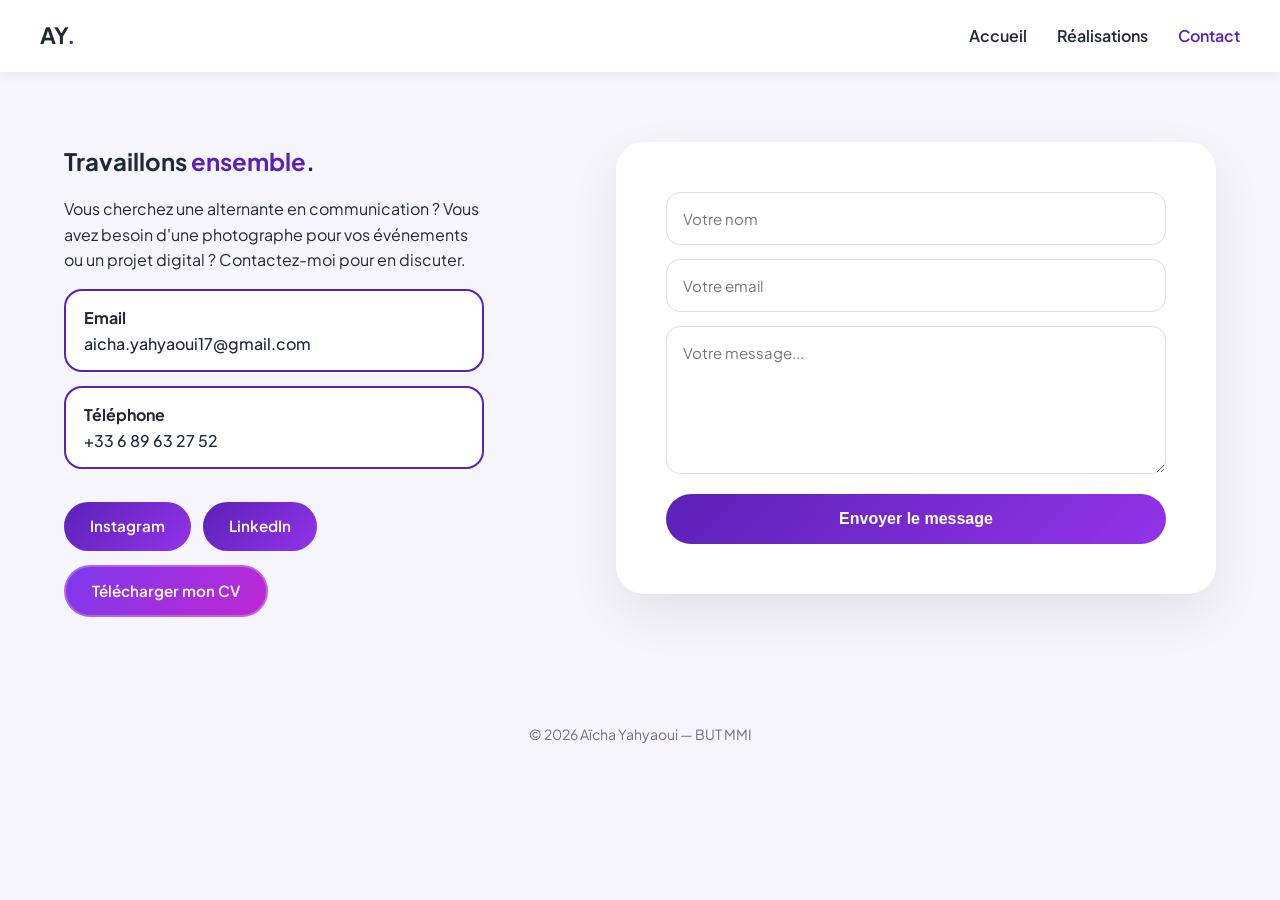
<file: contact.html>
<!DOCTYPE html>
<html lang="fr">

<head>
    <meta charset="UTF-8">
    <meta name="viewport" content="width=device-width, initial-scale=1.0">
    <title>Contact | Aïcha Yahyaoui</title>
    <link rel="stylesheet" href="style.css">
    <link href="https://fonts.googleapis.com/css2?family=Plus+Jakarta+Sans:wght@400;600;700&display=swap" rel="stylesheet">
</head>

<body>

    <!-- NAVBAR -->
    <nav class="navbar">
        <div class="logo">AY<span>.</span></div>

        <button class="burger" id="burger" aria-label="Menu">
            <span></span>
            <span></span>
            <span></span>
        </button>

        <ul class="nav-links" id="nav-links">
            <li><a href="index.html">Accueil</a></li>
            <li><a href="realisations.html">Réalisations</a></li>
            <li><a href="contact.html" class="active">Contact</a></li>
        </ul>
    </nav>

    <!-- SECTION CONTACT -->
    <section class="contact-section">

        <!-- GAUCHE -->
        <div class="contact-left">

            <h1>Travaillons <span style="color:var(--primary)">ensemble</span>.</h1>

            <p style="margin: 16px 0;">
                Vous cherchez une alternante en communication ?
                Vous avez besoin d'une photographe pour vos événements ou un projet digital ?
                Contactez-moi pour en discuter.
            </p>

            <div class="contact-card">
                <strong>Email</strong><br>
                <a href="mailto:aicha.yahyaoui17@gmail.com">aicha.yahyaoui17@gmail.com</a>
            </div>

            <div class="contact-card">
                <strong>Téléphone</strong><br>
                <a href="tel:+33789632752">+33 6 89 63 27 52 </a>
            </div>

            <div class="social-links" style="display:flex; gap:12px; flex-wrap:wrap; margin-top:18px;">
                <a href="https://www.instagram.com/adz.shoot/" target="_blank" class="social-btn">Instagram</a>
                <a href="https://www.linkedin.com/in/a%C3%AFcha-yahyaoui-4b7157336/" target="_blank" class="social-btn">LinkedIn</a>
            </div>

            <a href="CV- YAHYAOUI AICHA.pdf" download class="cv-btn" style="margin-top:14px;">
                Télécharger mon CV
            </a>

        </div>

        <!-- DROITE FORMULAIRE -->
        <div class="contact-right">

            <form action="https://formspree.io/f/mqedpgrb" method="POST">
                <input type="text" name="name" placeholder="Votre nom" required>
                <input type="email" name="email" placeholder="Votre email" required>
                <textarea name="message" rows="6" placeholder="Votre message..." required></textarea>
                <button type="submit">Envoyer le message</button>
            </form>

        </div>

    </section>

    <!-- FOOTER -->
    <footer>
        © 2026 Aïcha Yahyaoui — BUT MMI
    </footer>

    <script>
        const burger = document.getElementById('burger');
        const navLinks = document.getElementById('nav-links');
        burger.addEventListener('click', () => navLinks.classList.toggle('open'));
        navLinks.querySelectorAll('a').forEach(a => a.addEventListener('click', () => navLinks.classList.remove('open')));
    </script>

</body>
</html>
</file>
<file: style.css>
/* ================= VARIABLES ================= */

:root {
  --primary: #5b21b6;
  --secondary: #9333ea;
  --bg-light: #f5f5fb;
  --text-dark: #1f2937;
  --white: #ffffff;
  --shadow: 0 10px 30px rgba(0,0,0,0.07);
}

/* ================= RESET ================= */

*, *::before, *::after {
  margin: 0;
  padding: 0;
  box-sizing: border-box;
}

body {
  font-family: 'Plus Jakarta Sans', sans-serif;
  background: var(--bg-light);
  color: var(--text-dark);
  line-height: 1.6;
}

/* ================= CONTAINER ================= */

.container {
  max-width: 1100px;
  margin: auto;
  padding: 0 20px;
}

/* ================= NAVBAR ================= */

.navbar {
  padding: 18px 40px;
  display: flex;
  justify-content: space-between;
  align-items: center;
  background: white;
  box-shadow: 0 2px 12px rgba(0,0,0,0.06);
  position: sticky;
  top: 0;
  z-index: 100;
}

.logo {
  font-size: 1.4rem;
  font-weight: 700;
}

.logo span {
  color: var(--primary);
}

/* Burger button - caché sur desktop */
.burger {
  display: none;
  flex-direction: column;
  gap: 5px;
  cursor: pointer;
  background: none;
  border: none;
  padding: 4px;
}

.burger span {
  display: block;
  width: 26px;
  height: 3px;
  background: var(--text-dark);
  border-radius: 3px;
  transition: 0.3s;
}

.nav-links {
  display: flex;
  gap: 30px;
  list-style: none;
}

.nav-links a {
  text-decoration: none;
  color: var(--text-dark);
  font-weight: 600;
  transition: color 0.2s;
}

.nav-links a:hover,
.nav-links a.active {
  color: var(--primary);
}

/* ================= HERO ================= */

.hero {
  background: linear-gradient(135deg, var(--primary), var(--secondary));
  color: white;
  padding: 90px 0;
  border-radius: 0 0 60px 60px;
}

.hero-small {
  padding: 60px 20px;
  text-align: center;
}

.hero-small h1 {
  font-size: clamp(1.8rem, 5vw, 2.8rem);
}

.hero-flex {
  display: flex;
  align-items: center;
  justify-content: space-between;
  gap: 60px;
}

.hero-content h1 {
  font-size: clamp(1.8rem, 4vw, 2.8rem);
  margin-bottom: 16px;
}

.hero-content h1 span {
  text-decoration: underline;
  text-decoration-color: rgba(255,255,255,0.5);
}

.hero-content p {
  font-size: 1.05rem;
  opacity: 0.92;
  max-width: 480px;
  margin-bottom: 8px;
}

.hero-image img {
  width: 280px;
  height: 280px;
  border-radius: 50%;
  object-fit: cover;
  border: 5px solid rgba(255,255,255,0.3);
  flex-shrink: 0;
}

/* ================= TAGLINE ================= */

.tagline {
  text-align: center;
  font-size: 0.95rem;
  font-weight: 600;
  color: var(--primary);
  letter-spacing: 0.04em;
  padding: 28px 16px 0;
  opacity: 0.75;
}

/* ================= SECTION TITLES ================= */

.section-title {
  font-size: clamp(1.4rem, 4vw, 2rem);
  font-weight: 700;
  text-align: center;
  margin: 80px 0 50px;
  position: relative;
}

.section-title::after {
  content: "";
  display: block;
  width: 60px;
  height: 4px;
  background: linear-gradient(135deg, #5b21b6, #9333ea);
  margin: 15px auto 0;
  border-radius: 4px;
}

/* ================= BOUTONS ================= */

.project-btn,
.voir-galerie-btn,
.social-btn,
.btn-projet {
  display: inline-block;
  padding: 12px 26px;
  border-radius: 40px;
  background: linear-gradient(135deg, var(--primary), var(--secondary));
  color: white;
  text-decoration: none;
  font-weight: 600;
  margin-top: 15px;
  transition: 0.3s ease;
  font-size: 0.95rem;
}

.project-btn:hover,
.voir-galerie-btn:hover,
.social-btn:hover,
.btn-projet:hover {
  transform: translateY(-3px);
  box-shadow: 0 10px 25px rgba(91,33,182,0.3);
}

/* Bouton CV — violet clair distinct */
.cv-btn {
  display: inline-block;
  padding: 12px 26px;
  border-radius: 40px;
  background: linear-gradient(135deg, #7c3aed, #c026d3);
  color: white;
  text-decoration: none;
  font-weight: 600;
  margin-top: 15px;
  transition: 0.3s ease;
  font-size: 0.95rem;
  border: 2px solid rgba(255,255,255,0.25);
}

.cv-btn:hover {
  transform: translateY(-3px);
  box-shadow: 0 10px 25px rgba(192,38,211,0.35);
}

/* ================= PATH CARDS ================= */

.path-card {
  display: grid;
  grid-template-columns: repeat(2, 1fr);
  gap: 28px;
  padding: 50px 0 60px;
}

.path-item {
  background: white;
  padding: 30px;
  border-radius: 20px;
  box-shadow: var(--shadow);
}

.path-item h3 {
  color: var(--primary);
  margin-bottom: 10px;
  text-align: center;
}



@media (max-width: 600px) {
  .path-card {
    grid-template-columns: 1fr;
  }
}

/* ================= GRILLES PHOTOS ================= */

.preview-grid,
.galerie-grid {
  display: grid;
  grid-template-columns: repeat(3, 1fr);
  gap: 24px;
  margin: 30px 0 40px;
}

/* ================= PHOTO CARD ================= */

.photo-card {
  width: 100%;
  aspect-ratio: 4/5;
  border-radius: 20px;
  overflow: hidden;
  position: relative;
  background: white;
  box-shadow: 0 10px 30px rgba(0,0,0,0.08);
  transition: 0.3s ease;
}

.photo-card img {
  width: 100%;
  height: 100%;
  object-fit: cover;
  display: block;
}

.photo-card:hover {
  transform: translateY(-5px);
  box-shadow: 0 18px 40px rgba(0,0,0,0.13);
}

/* Overlay hover PC */
.photo-overlay {
  position: absolute;
  inset: 0;
  background: rgba(0,0,0,0.62);
  color: white;
  display: flex;
  flex-direction: column;
  justify-content: center;
  align-items: center;
  opacity: 0;
  transition: 0.3s;
  text-align: center;
  padding: 20px;
}

.photo-card:hover .photo-overlay {
  opacity: 1;
}

.photo-overlay h3,
.photo-overlay h4 {
  font-size: 1.1rem;
  margin-bottom: 6px;
}

.photo-overlay p {
  font-size: 0.88rem;
  opacity: 0.85;
}

/* Voir galerie centré */
.voir-galerie-btn {
  display: block;
  width: fit-content;
  margin: 0 auto 20px;
}

/* ================= SNAP CARD ================= */

.snap-card {
  display: flex;
  gap: 40px;
  background: white;
  padding: 40px;
  border-radius: 25px;
  box-shadow: var(--shadow);
  align-items: center;
}

.filtre-img {
  width: 220px;
  border-radius: 20px;
  flex-shrink: 0;
}

.snap-text {
  flex: 1;
}

.snap-qr-container {
  margin-top: 20px;
}

.snap-qr {
  width: 110px;
  border-radius: 12px;
  cursor: pointer;
  transition: 0.3s;
  margin-top: 8px;
  display: block;
}

.snap-qr:hover {
  transform: scale(1.12);
}

/* ================= PROJECT CARD ================= */

.project-card {
  background: white;
  padding: 40px;
  border-radius: 25px;
  box-shadow: var(--shadow);
  transition: 0.3s ease;
}

.project-card:hover {
  transform: translateY(-5px);
}

/* ================= GALERIE PROJET ================= */

.galerie-projet {
  display: grid;
  grid-template-columns: repeat(2, 1fr);
  gap: 20px;
  margin: 24px 0 20px;
}

.galerie-projet img {
  width: 100%;
  border-radius: 14px;
  box-shadow: 0 6px 20px rgba(0,0,0,0.12);
  transition: 0.3s ease;
}

.galerie-projet img:hover {
  transform: scale(1.03);
}

/* ================= CONTACT ================= */

.contact-section {
  display: flex;
  gap: 60px;
  padding: 70px 5%;
  align-items: flex-start;
  justify-content: space-between;
}

.contact-left {
  max-width: 420px;
  flex-shrink: 0;
}

.contact-card {
  background: white;
  border: 2px solid var(--primary);
  padding: 14px 18px;
  border-radius: 18px;
  margin-top: 14px;
}

.contact-card a {
  color: var(--text-dark);
  text-decoration: none;
  font-weight: 500;
}

.contact-card a:hover {
  color: var(--primary);
}

.contact-right {
  background: white;
  padding: 50px;
  border-radius: 28px;
  box-shadow: 0 20px 50px rgba(0,0,0,0.08);
  flex: 1;
  max-width: 600px;
  width: 100%;
}

.contact-right input,
.contact-right textarea {
  padding: 16px;
  border-radius: 14px;
  border: 1px solid #ddd;
  width: 100%;
  margin-bottom: 14px;
  font-size: 15px;
  font-family: inherit;
}

.contact-right button {
  width: 100%;
  padding: 16px;
  border-radius: 40px;
  border: none;
  background: linear-gradient(135deg, #5b21b6, #9333ea);
  color: white;
  font-weight: 600;
  cursor: pointer;
  transition: 0.3s;
  font-size: 1rem;
}

.contact-right button:hover {
  transform: translateY(-2px);
  box-shadow: 0 10px 25px rgba(91,33,182,0.3);
}

/* ================= SECTIONS SPACING ================= */

.photo-section,
.snap-section,
.web-section,
.galerie-section {
  padding: 6px 0 16px;
}

.photo-section .container,
.snap-section .container,
.web-section .container {
  display: flex;
  flex-direction: column;
  gap: 20px;
}

.photo-section .container h2,
.snap-section .container h2,
.web-section .container h2 {
  font-size: clamp(1.3rem, 3.5vw, 1.7rem);
  font-weight: 700;
  margin: 24px 0 4px;
  position: relative;
  display: inline-block;
}

.photo-section .container h2::after,
.snap-section .container h2::after,
.web-section .container h2::after {
  content: "";
  display: block;
  width: 120px;
  height: 4px;
  background: linear-gradient(135deg, #5b21b6, #9333ea);
  margin-top: 8px;
  border-radius: 4px;
}

/* ================= FOOTER ================= */

footer {
  display: flex;
  justify-content: center;
  align-items: center;
  padding: 36px 20px;
  color: #6b7280;
  font-size: 14px;
  text-align: center;
}

/* ===================================================
   RESPONSIVE — TABLETTE (≤900px)
=================================================== */

@media (max-width: 900px) {

  .navbar {
    padding: 16px 24px;
  }

  .hero {
    padding: 60px 0;
    border-radius: 0 0 40px 40px;
  }

  .hero-flex {
    flex-direction: column-reverse;
    text-align: center;
    gap: 30px;
    padding: 0 20px;
  }

  .hero-content p {
    margin: 0 auto 8px;
  }

  .hero-image img {
    width: 200px;
    height: 200px;
  }

  .preview-grid,
  .galerie-grid {
    grid-template-columns: repeat(2, 1fr);
    gap: 16px;
  }

  .snap-card {
    flex-direction: column;
    text-align: center;
    padding: 30px 24px;
  }

  .filtre-img {
    width: 180px;
    margin: 0 auto;
  }

  .snap-qr {
    margin: 8px auto 0;
  }

  .contact-section {
    flex-direction: column;
    padding: 50px 5%;
  }

  .contact-left {
    max-width: 100%;
    width: 100%;
    text-align: center;
  }

  .contact-right {
    width: 100%;
    max-width: 100%;
    padding: 36px 28px;
  }
}

/* ===================================================
   RESPONSIVE — MOBILE (≤600px)
=================================================== */

@media (max-width: 600px) {

  /* --- Navbar burger --- */
  .navbar {
    flex-wrap: wrap;
    padding: 14px 20px;
    gap: 0;
  }

  .burger {
    display: flex;
  }

  .nav-links {
    display: none;
    flex-direction: column;
    gap: 16px;
    width: 100%;
    padding: 16px 0 8px;
    text-align: center;
  }

  .nav-links.open {
    display: flex;
  }

  /* --- Hero --- */
  .hero {
    padding: 50px 0 40px;
    border-radius: 0 0 30px 30px;
  }

  .hero-flex {
    gap: 24px;
    padding: 0 16px;
  }

  .hero-image img {
    width: 150px;
    height: 150px;
  }

  /* --- Grilles 1 colonne --- */
  .preview-grid,
  .galerie-grid {
    grid-template-columns: 1fr;
    gap: 16px;
  }

  .photo-card {
    aspect-ratio: 4/3;
  }

  /* Overlay visible aussi au touch sur mobile */
  .photo-overlay {
    opacity: 1;
    background: linear-gradient(to top, rgba(0,0,0,0.7) 0%, transparent 60%);
    justify-content: flex-end;
    padding-bottom: 16px;
  }

  /* --- Galerie projet --- */
  .galerie-projet {
    grid-template-columns: 1fr;
  }

  /* --- Sections --- */
  .section-title {
    margin: 50px 0 30px;
  }

  .project-card {
    padding: 24px 18px;
  }

  .snap-card {
    padding: 24px 16px;
  }

  .contact-right {
    padding: 28px 18px;
  }

  .contact-section {
    padding: 40px 5%;
    gap: 30px;
  }

  footer {
    padding: 28px 20px;
    font-size: 13px;
  }
}
</file>
